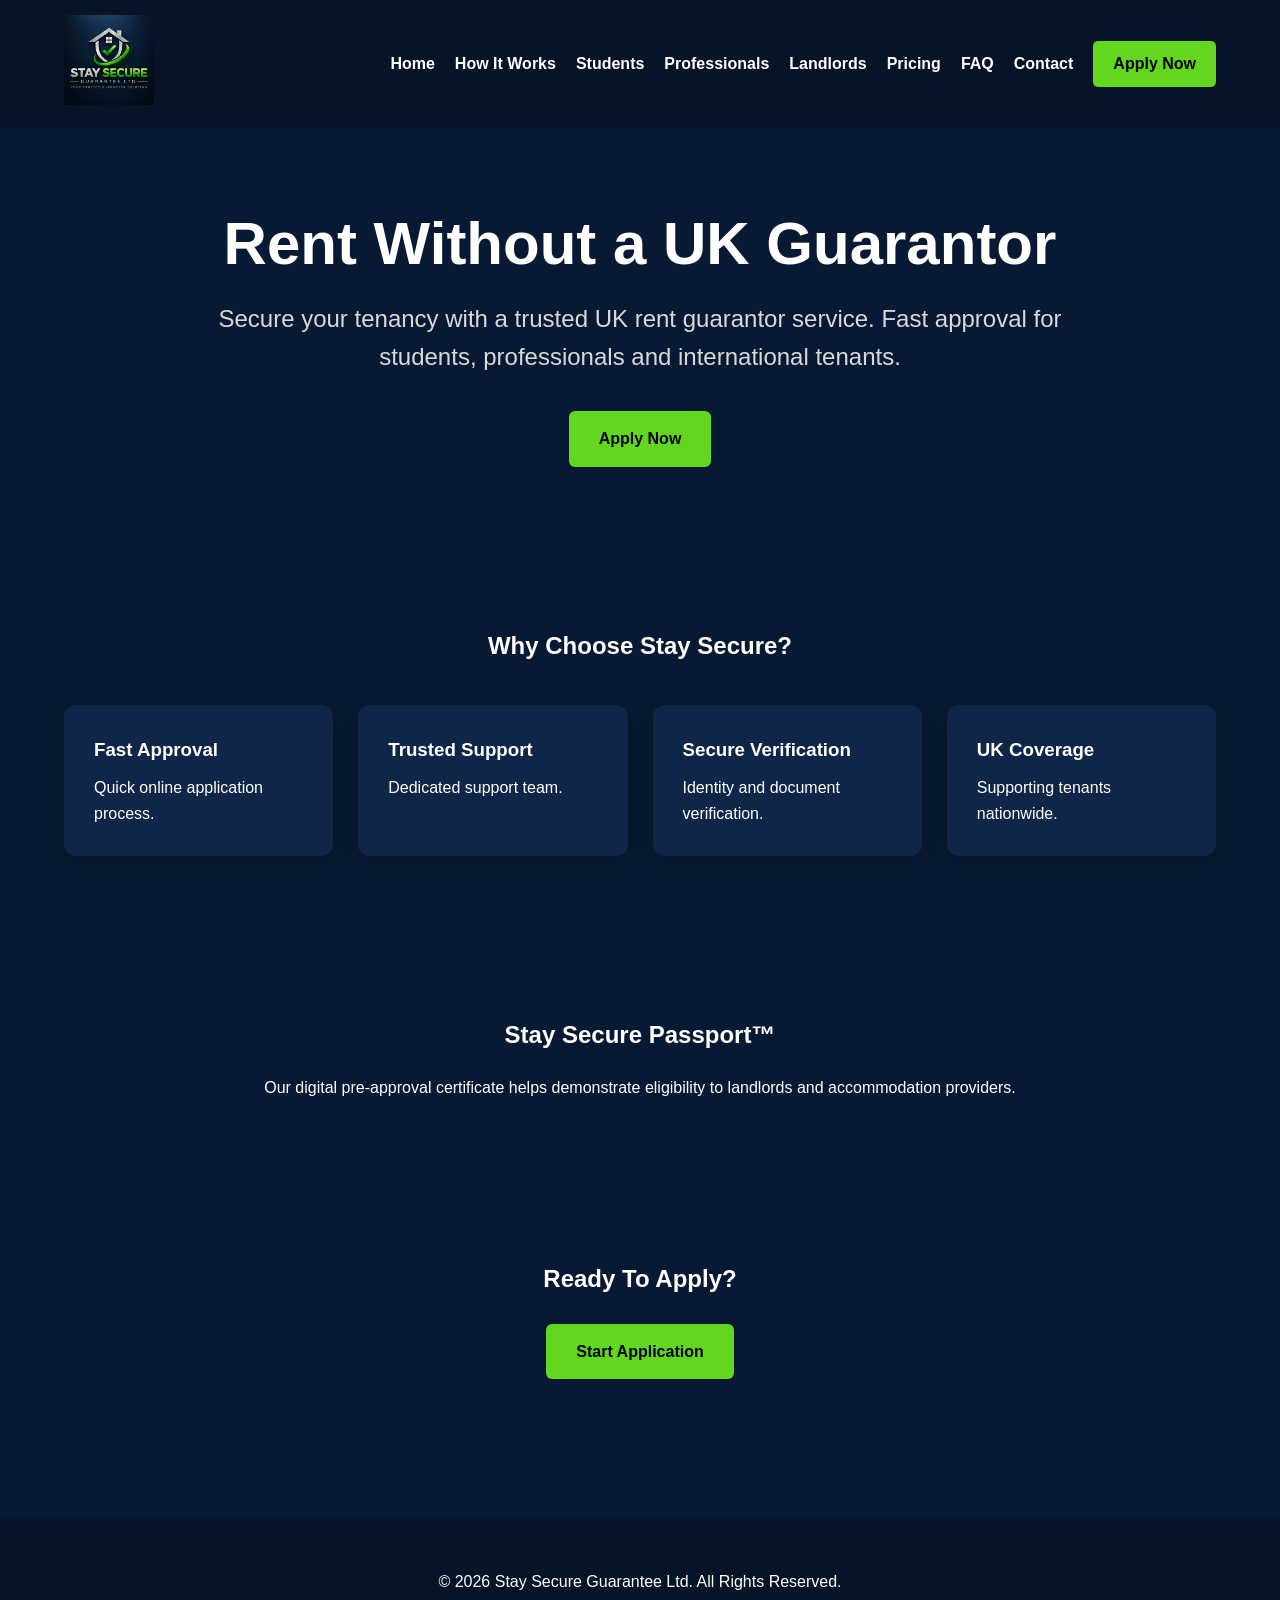
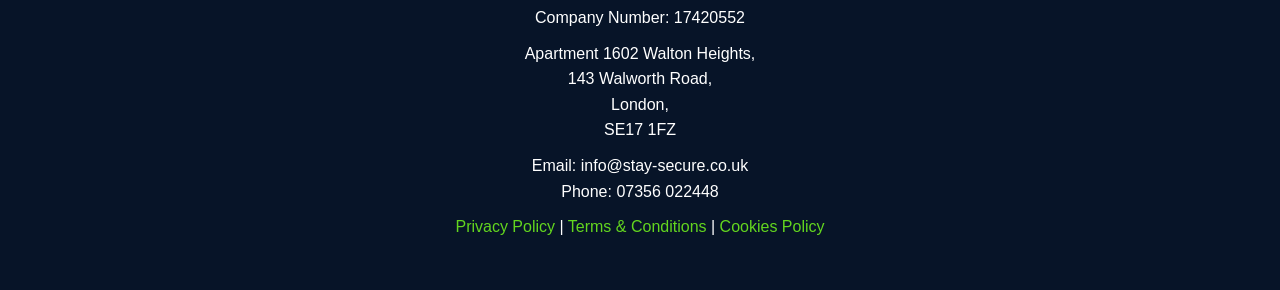
<file: index.html>
<!DOCTYPE html>
<html lang="en">
<head>
    <meta charset="UTF-8">
    <meta name="viewport" content="width=device-width, initial-scale=1.0">

    <title>Stay Secure Guarantee Ltd</title>

    <link rel="stylesheet" href="css/style.css">
</head>

<body>

<header>
    <div class="container">

        <div class="logo">
            <img src="images/logo.png" alt="Stay Secure Guarantee Ltd">
        </div>

        <nav>
            <a href="index.html">Home</a>
            <a href="how-it-works.html">How It Works</a>
            <a href="students.html">Students</a>
            <a href="professionals.html">Professionals</a>
            <a href="landlords.html">Landlords</a>
            <a href="pricing.html">Pricing</a>
            <a href="faq.html">FAQ</a>
            <a href="contact.html">Contact</a>
            <a href="apply.html" class="apply-btn">Apply Now</a>
        </nav>

    </div>
</header>

<section class="hero">
    <div class="container">

        <h1>Rent Without a UK Guarantor</h1>

        <p>
            Secure your tenancy with a trusted UK rent guarantor service.
            Fast approval for students, professionals and international tenants.
        </p>

        <a href="apply.html" class="btn">Apply Now</a>

    </div>
</section>

<section class="features">
    <div class="container">

        <h2>Why Choose Stay Secure?</h2>

        <div class="cards">

            <div class="card">
                <h3>Fast Approval</h3>
                <p>Quick online application process.</p>
            </div>

            <div class="card">
                <h3>Trusted Support</h3>
                <p>Dedicated support team.</p>
            </div>

            <div class="card">
                <h3>Secure Verification</h3>
                <p>Identity and document verification.</p>
            </div>

            <div class="card">
                <h3>UK Coverage</h3>
                <p>Supporting tenants nationwide.</p>
            </div>

        </div>

    </div>
</section>

<section class="passport">
    <div class="container">

        <h2>Stay Secure Passport™</h2>

        <p>
            Our digital pre-approval certificate helps demonstrate eligibility
            to landlords and accommodation providers.
        </p>

    </div>
</section>

<section class="cta">
    <div class="container">

        <h2>Ready To Apply?</h2>

        <a href="apply.html" class="btn">
            Start Application
        </a>

    </div>
</section>

<footer>
    <div class="container">

        <p>© 2026 Stay Secure Guarantee Ltd. All Rights Reserved.</p>

        <p>Company Number: 17420552</p>

        <p>
            Apartment 1602 Walton Heights,<br>
            143 Walworth Road,<br>
            London,<br>
            SE17 1FZ
        </p>

        <p>
            Email: info@stay-secure.co.uk<br>
            Phone: 07356 022448
        </p>

        <p>
            <a href="privacy.html">Privacy Policy</a> |
            <a href="terms.html">Terms & Conditions</a> |
            <a href="cookies.html">Cookies Policy</a>
        </p>

    </div>
</footer>

</body>
</html>
</file>
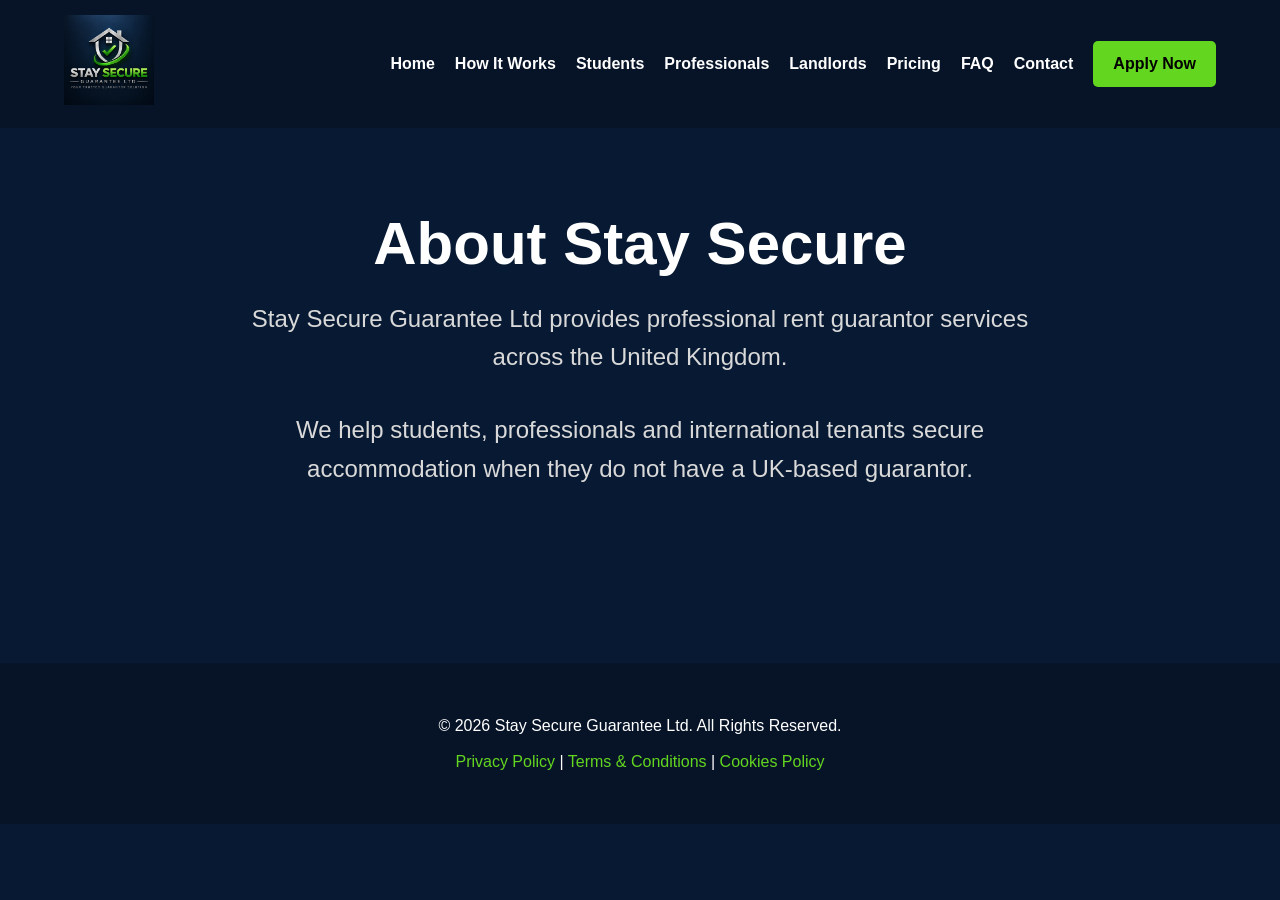
<file: about.html>
<!DOCTYPE html>
<html lang="en">
<head>
    <meta charset="UTF-8">
    <meta name="viewport" content="width=device-width, initial-scale=1.0">
    <title>About Us - Stay Secure</title>
    <link rel="stylesheet" href="css/style.css">
</head>
<body>

<header>
    <div class="container">

        <div class="logo">
            <img src="images/logo.png" alt="Stay Secure">
        </div>

        <nav>
            <a href="index.html">Home</a>
            <a href="how-it-works.html">How It Works</a>
            <a href="students.html">Students</a>
            <a href="professionals.html">Professionals</a>
            <a href="landlords.html">Landlords</a>
            <a href="pricing.html">Pricing</a>
            <a href="faq.html">FAQ</a>
            <a href="contact.html">Contact</a>
            <a href="apply.html" class="apply-btn">Apply Now</a>
        </nav>

    </div>
</header>

<section class="hero">
    <div class="container">

        <h1>About Stay Secure</h1>

        <p>
            Stay Secure Guarantee Ltd provides professional rent guarantor
            services across the United Kingdom.
        </p>

        <p>
            We help students, professionals and international tenants secure
            accommodation when they do not have a UK-based guarantor.
        </p>

    </div>
</section>

<footer>
    <div class="container">

        <p>© 2026 Stay Secure Guarantee Ltd. All Rights Reserved.</p>

        <p>
            <a href="privacy.html">Privacy Policy</a> |
            <a href="terms.html">Terms & Conditions</a> |
            <a href="cookies.html">Cookies Policy</a>
        </p>

    </div>
</footer>

</body>
</html>
</file>
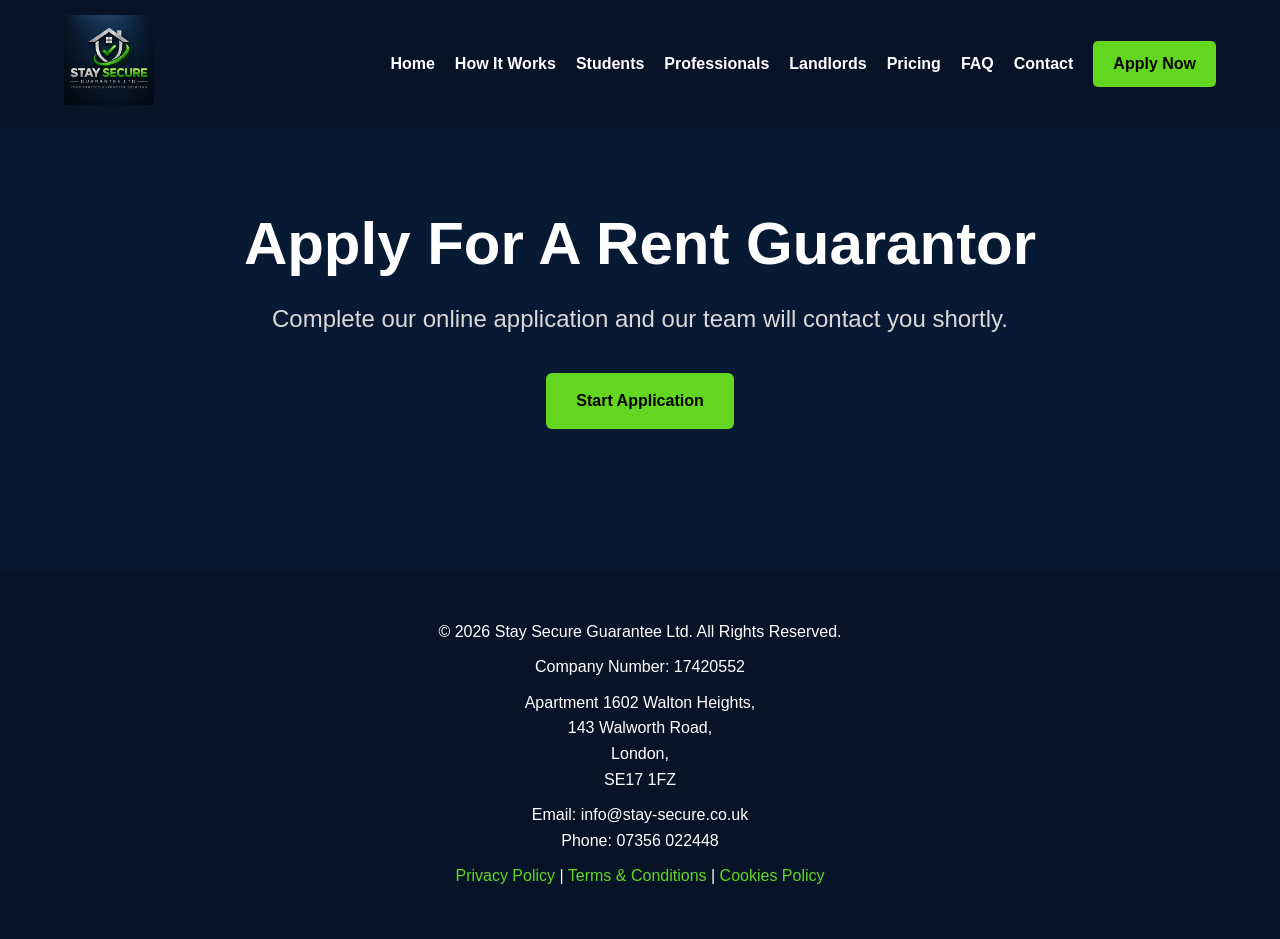
<file: apply.html>
<!DOCTYPE html>
<html lang="en">
<head>
    <meta charset="UTF-8">
    <meta name="viewport" content="width=device-width, initial-scale=1.0">
    <title>Apply Now - Stay Secure Guarantee Ltd</title>
    <link rel="stylesheet" href="css/style.css">
</head>

<body>

<header>
    <div class="container">

        <div class="logo">
            <img src="images/logo.png" alt="Stay Secure Guarantee Ltd">
        </div>

        <nav>
            <a href="index.html">Home</a>
            <a href="how-it-works.html">How It Works</a>
            <a href="students.html">Students</a>
            <a href="professionals.html">Professionals</a>
            <a href="landlords.html">Landlords</a>
            <a href="pricing.html">Pricing</a>
            <a href="faq.html">FAQ</a>
            <a href="contact.html">Contact</a>
            <a href="apply.html" class="apply-btn">Apply Now</a>
        </nav>

    </div>
</header>

<section class="hero">
    <div class="container">

        <h1>Apply For A Rent Guarantor</h1>

        <p>
            Complete our online application and our team will contact you shortly.
        </p>

        <a href="contact.html" class="btn">
            Start Application
        </a>

    </div>
</section>

<footer>
    <div class="container">

        <p>© 2026 Stay Secure Guarantee Ltd. All Rights Reserved.</p>

        <p>Company Number: 17420552</p>

        <p>
            Apartment 1602 Walton Heights,<br>
            143 Walworth Road,<br>
            London,<br>
            SE17 1FZ
        </p>

        <p>
            Email: info@stay-secure.co.uk<br>
            Phone: 07356 022448
        </p>

        <p>
            <a href="privacy.html">Privacy Policy</a> |
            <a href="terms.html">Terms & Conditions</a> |
            <a href="cookies.html">Cookies Policy</a>
        </p>

    </div>
</footer>

</body>
</html>
</file>
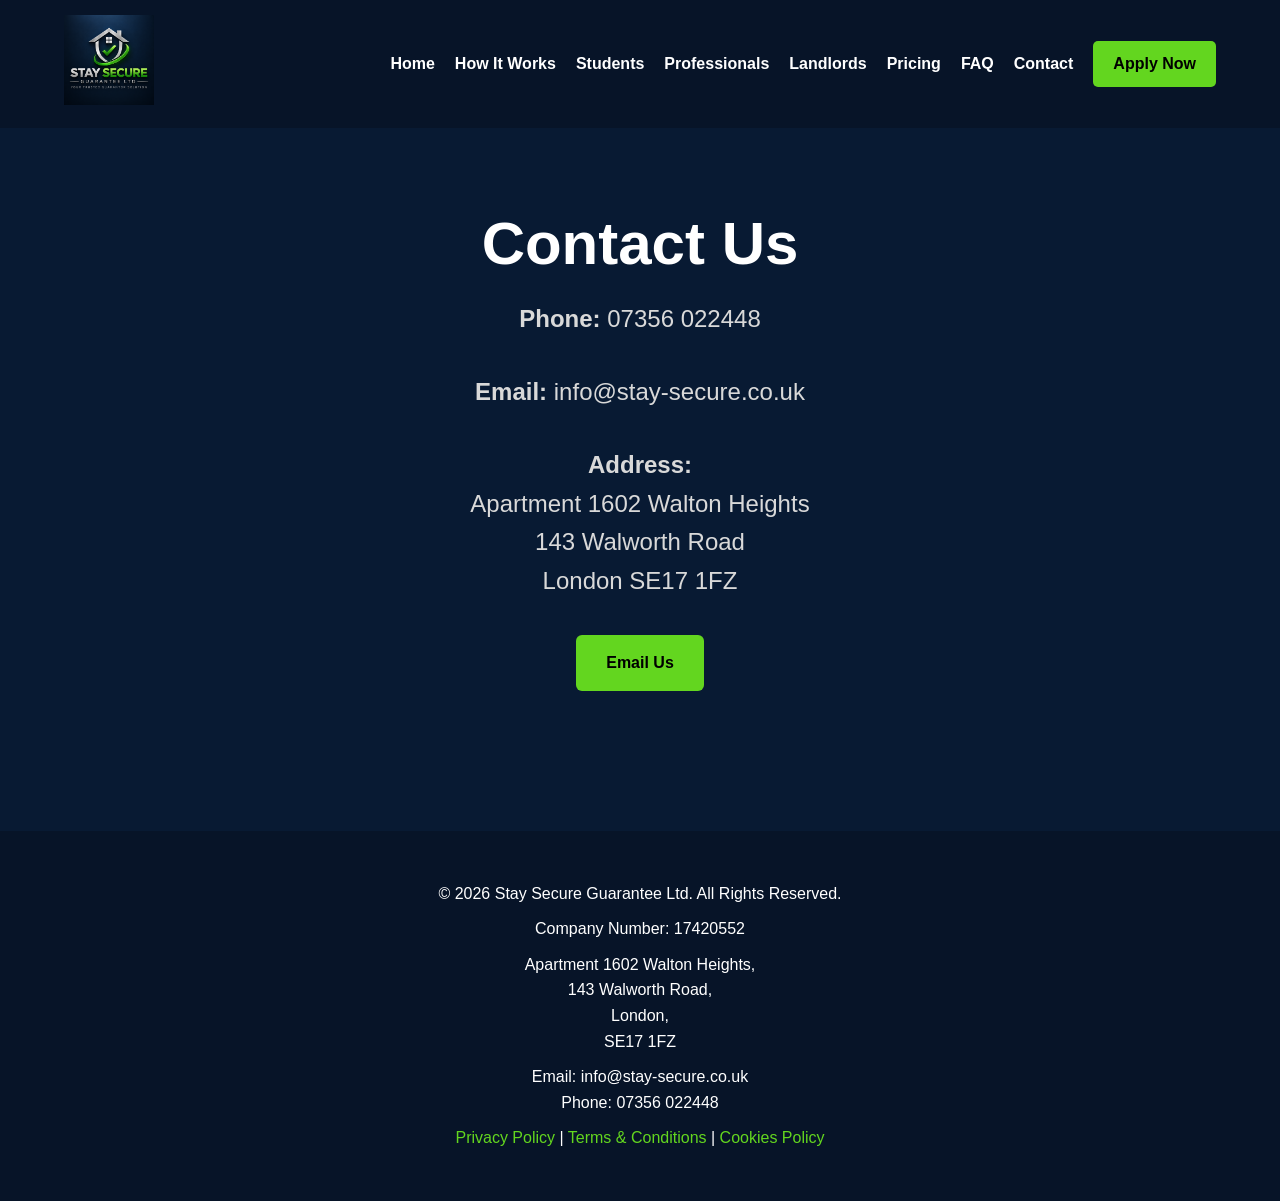
<file: contact.html>
<!DOCTYPE html>
<html lang="en">
<head>
    <meta charset="UTF-8">
    <meta name="viewport" content="width=device-width, initial-scale=1.0">
    <title>Contact Us - Stay Secure Guarantee Ltd</title>
    <link rel="stylesheet" href="css/style.css">
</head>

<body>

<header>
    <div class="container">

        <div class="logo">
            <img src="images/logo.png" alt="Stay Secure Guarantee Ltd">
        </div>

        <nav>
            <a href="index.html">Home</a>
            <a href="how-it-works.html">How It Works</a>
            <a href="students.html">Students</a>
            <a href="professionals.html">Professionals</a>
            <a href="landlords.html">Landlords</a>
            <a href="pricing.html">Pricing</a>
            <a href="faq.html">FAQ</a>
            <a href="contact.html">Contact</a>
            <a href="apply.html" class="apply-btn">Apply Now</a>
        </nav>

    </div>
</header>

<section class="hero">
    <div class="container">

        <h1>Contact Us</h1>

        <p><strong>Phone:</strong> 07356 022448</p>

        <p><strong>Email:</strong> info@stay-secure.co.uk</p>

        <p>
            <strong>Address:</strong><br>
            Apartment 1602 Walton Heights<br>
            143 Walworth Road<br>
            London SE17 1FZ
        </p>

        <a href="mailto:info@stay-secure.co.uk" class="btn">
            Email Us
        </a>

    </div>
</section>

<footer>
    <div class="container">

        <p>© 2026 Stay Secure Guarantee Ltd. All Rights Reserved.</p>

        <p>Company Number: 17420552</p>

        <p>
            Apartment 1602 Walton Heights,<br>
            143 Walworth Road,<br>
            London,<br>
            SE17 1FZ
        </p>

        <p>
            Email: info@stay-secure.co.uk<br>
            Phone: 07356 022448
        </p>

        <p>
            <a href="privacy.html">Privacy Policy</a> |
            <a href="terms.html">Terms & Conditions</a> |
            <a href="cookies.html">Cookies Policy</a>
        </p>

    </div>
</footer>

</body>
</html>
</file>
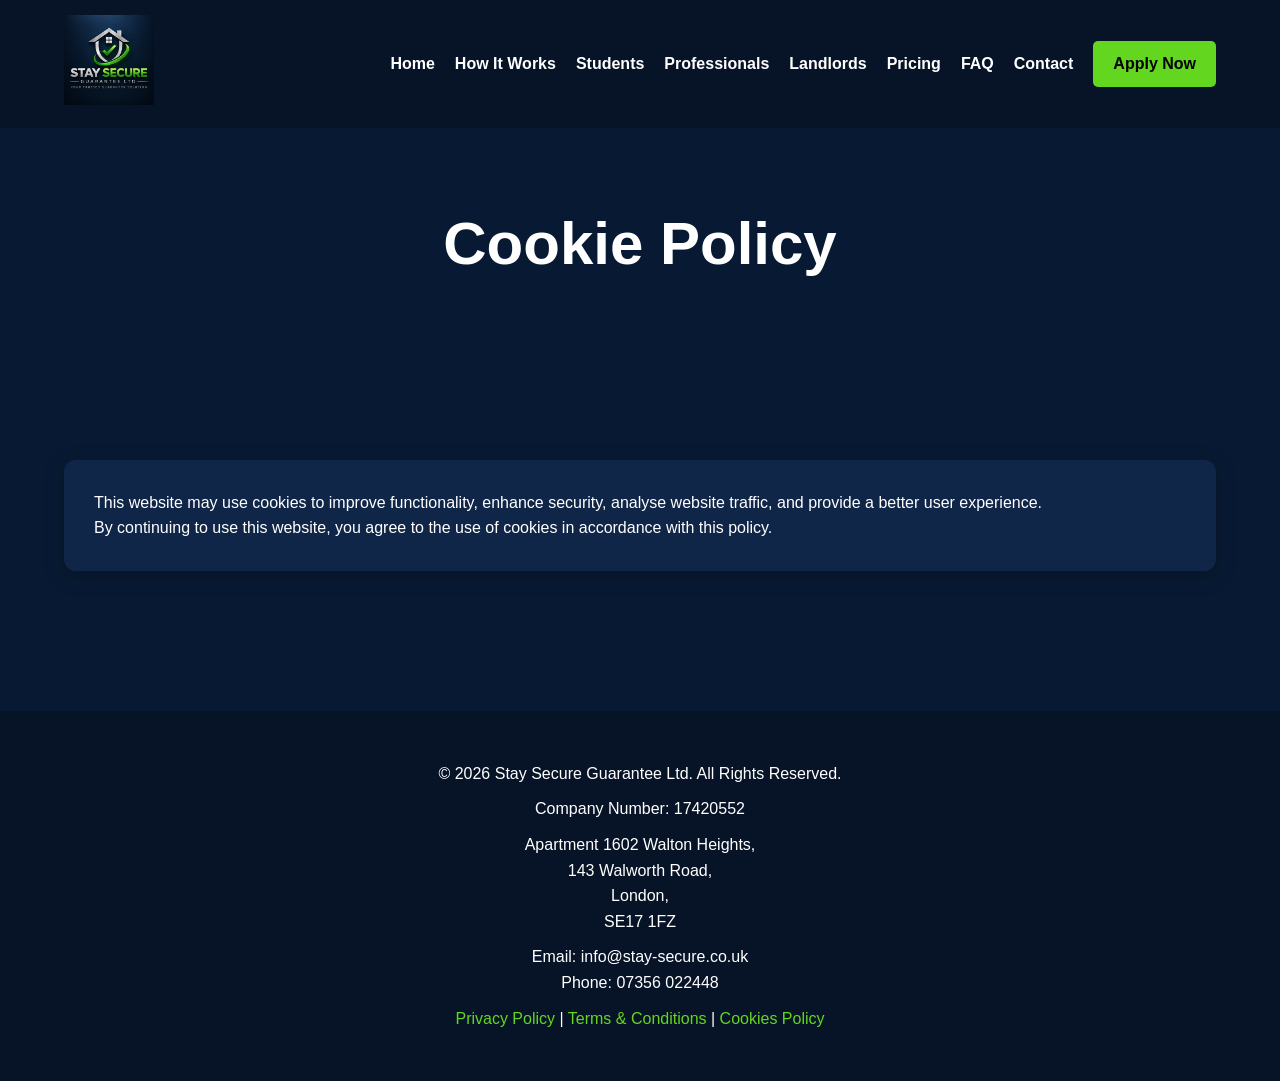
<file: cookies.html>
<!DOCTYPE html>
<html lang="en">
<head>
    <meta charset="UTF-8">
    <meta name="viewport" content="width=device-width, initial-scale=1.0">
    <title>Cookie Policy - Stay Secure Guarantee Ltd</title>
    <link rel="stylesheet" href="css/style.css">
</head>

<body>

<header>
    <div class="container">

        <div class="logo">
            <img src="images/logo.png" alt="Stay Secure Guarantee Ltd">
        </div>

        <nav>
            <a href="index.html">Home</a>
            <a href="how-it-works.html">How It Works</a>
            <a href="students.html">Students</a>
            <a href="professionals.html">Professionals</a>
            <a href="landlords.html">Landlords</a>
            <a href="pricing.html">Pricing</a>
            <a href="faq.html">FAQ</a>
            <a href="contact.html">Contact</a>
            <a href="apply.html" class="apply-btn">Apply Now</a>
        </nav>

    </div>
</header>

<section class="hero">
    <div class="container">
        <h1>Cookie Policy</h1>
    </div>
</section>

<section class="features">
    <div class="container">

        <div class="card">
            <p>
                This website may use cookies to improve functionality,
                enhance security, analyse website traffic, and provide
                a better user experience.
            </p>

            <p>
                By continuing to use this website, you agree to the use
                of cookies in accordance with this policy.
            </p>
        </div>

    </div>
</section>

<footer>
    <div class="container">

        <p>© 2026 Stay Secure Guarantee Ltd. All Rights Reserved.</p>

        <p>Company Number: 17420552</p>

        <p>
            Apartment 1602 Walton Heights,<br>
            143 Walworth Road,<br>
            London,<br>
            SE17 1FZ
        </p>

        <p>
            Email: info@stay-secure.co.uk<br>
            Phone: 07356 022448
        </p>

        <p>
            <a href="privacy.html">Privacy Policy</a> |
            <a href="terms.html">Terms & Conditions</a> |
            <a href="cookies.html">Cookies Policy</a>
        </p>

    </div>
</footer>

</body>
</html>
</file>
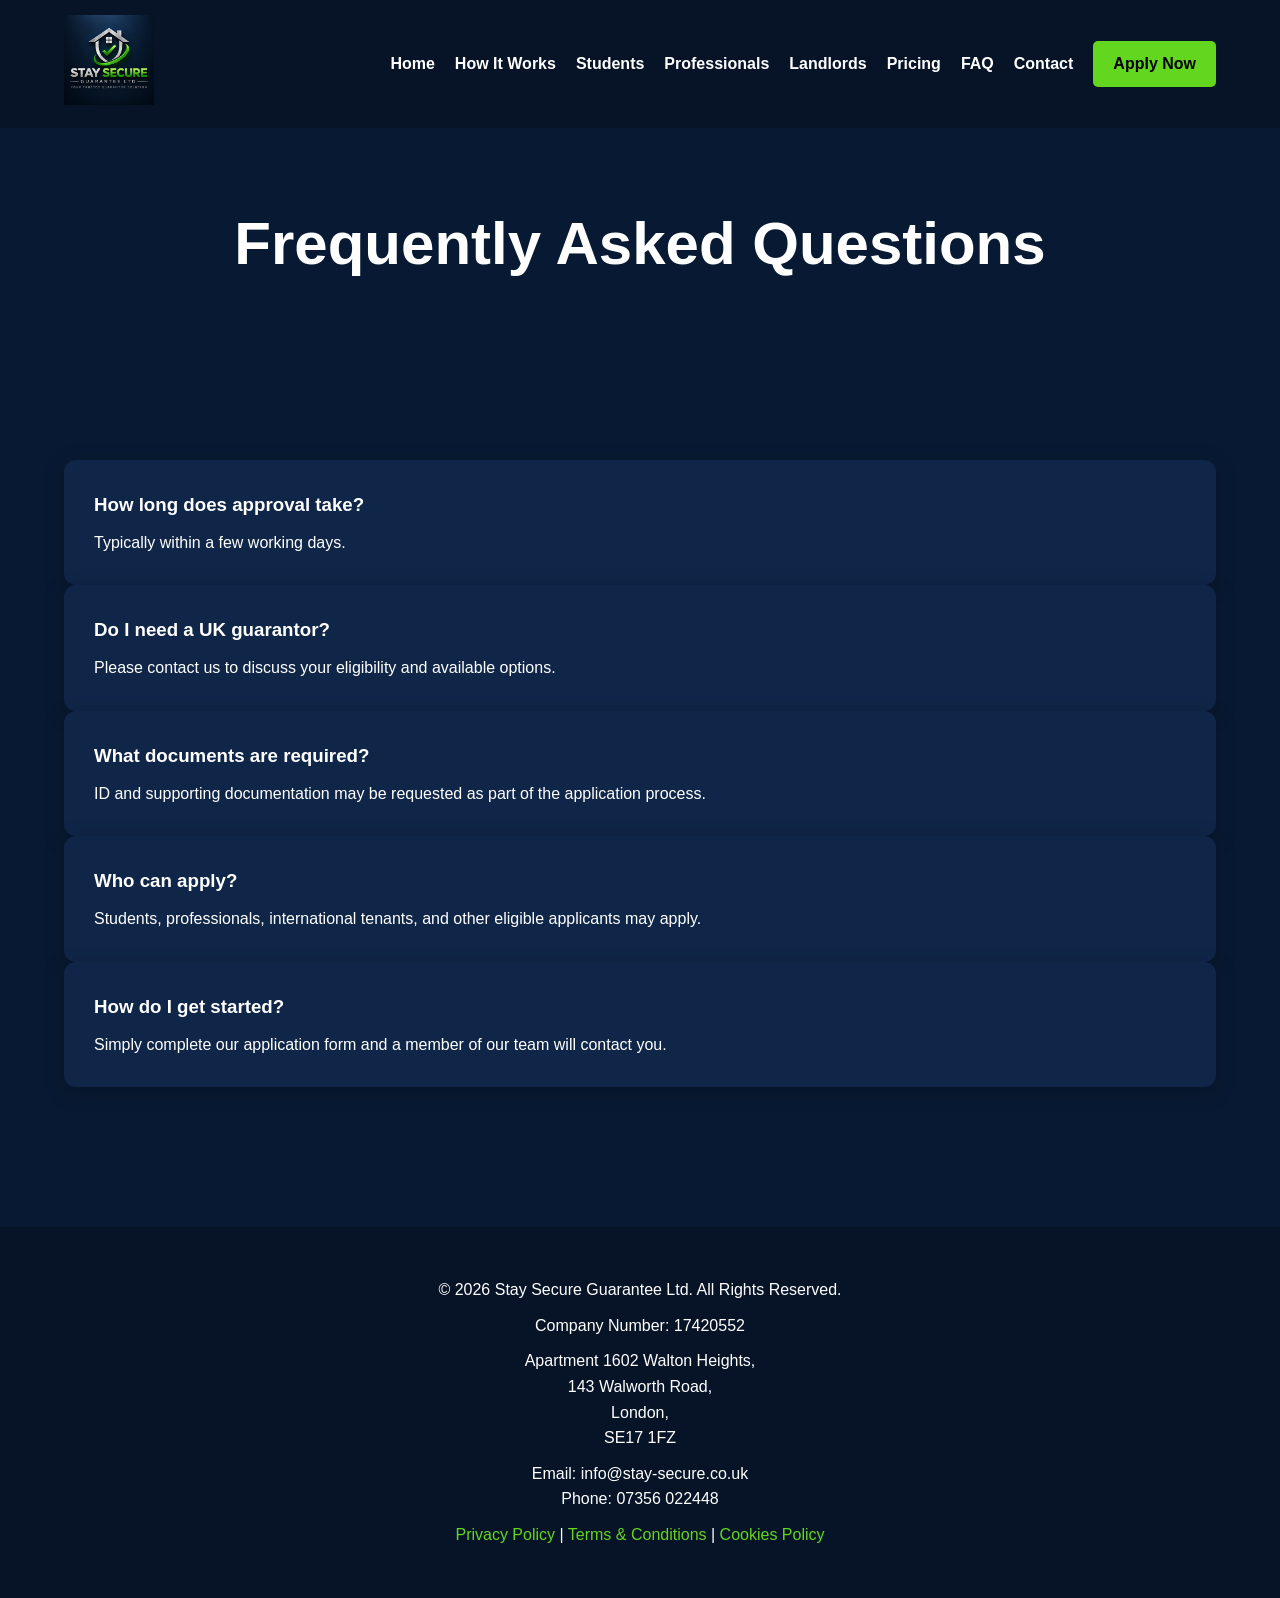
<file: faq.html>
<!DOCTYPE html>
<html lang="en">
<head>
    <meta charset="UTF-8">
    <meta name="viewport" content="width=device-width, initial-scale=1.0">
    <title>FAQ | Stay Secure Guarantee Ltd</title>
    <link rel="stylesheet" href="css/style.css">
</head>

<body>

<header>
    <div class="container">

        <div class="logo">
            <img src="images/logo.png" alt="Stay Secure Guarantee Ltd">
        </div>

        <nav>
            <a href="index.html">Home</a>
            <a href="how-it-works.html">How It Works</a>
            <a href="students.html">Students</a>
            <a href="professionals.html">Professionals</a>
            <a href="landlords.html">Landlords</a>
            <a href="pricing.html">Pricing</a>
            <a href="faq.html">FAQ</a>
            <a href="contact.html">Contact</a>
            <a href="apply.html" class="apply-btn">Apply Now</a>
        </nav>

    </div>
</header>

<section class="hero">
    <div class="container">
        <h1>Frequently Asked Questions</h1>
    </div>
</section>

<section class="features">
    <div class="container">

        <div class="card">
            <h3>How long does approval take?</h3>
            <p>Typically within a few working days.</p>
        </div>

        <div class="card">
            <h3>Do I need a UK guarantor?</h3>
            <p>Please contact us to discuss your eligibility and available options.</p>
        </div>

        <div class="card">
            <h3>What documents are required?</h3>
            <p>ID and supporting documentation may be requested as part of the application process.</p>
        </div>

        <div class="card">
            <h3>Who can apply?</h3>
            <p>Students, professionals, international tenants, and other eligible applicants may apply.</p>
        </div>

        <div class="card">
            <h3>How do I get started?</h3>
            <p>Simply complete our application form and a member of our team will contact you.</p>
        </div>

    </div>
</section>

<footer>
    <div class="container">

        <p>© 2026 Stay Secure Guarantee Ltd. All Rights Reserved.</p>

        <p>Company Number: 17420552</p>

        <p>
            Apartment 1602 Walton Heights,<br>
            143 Walworth Road,<br>
            London,<br>
            SE17 1FZ
        </p>

        <p>
            Email: info@stay-secure.co.uk<br>
            Phone: 07356 022448
        </p>

        <p>
            <a href="privacy.html">Privacy Policy</a> |
            <a href="terms.html">Terms & Conditions</a> |
            <a href="cookies.html">Cookies Policy</a>
        </p>

    </div>
</footer>

</body>
</html>
</file>
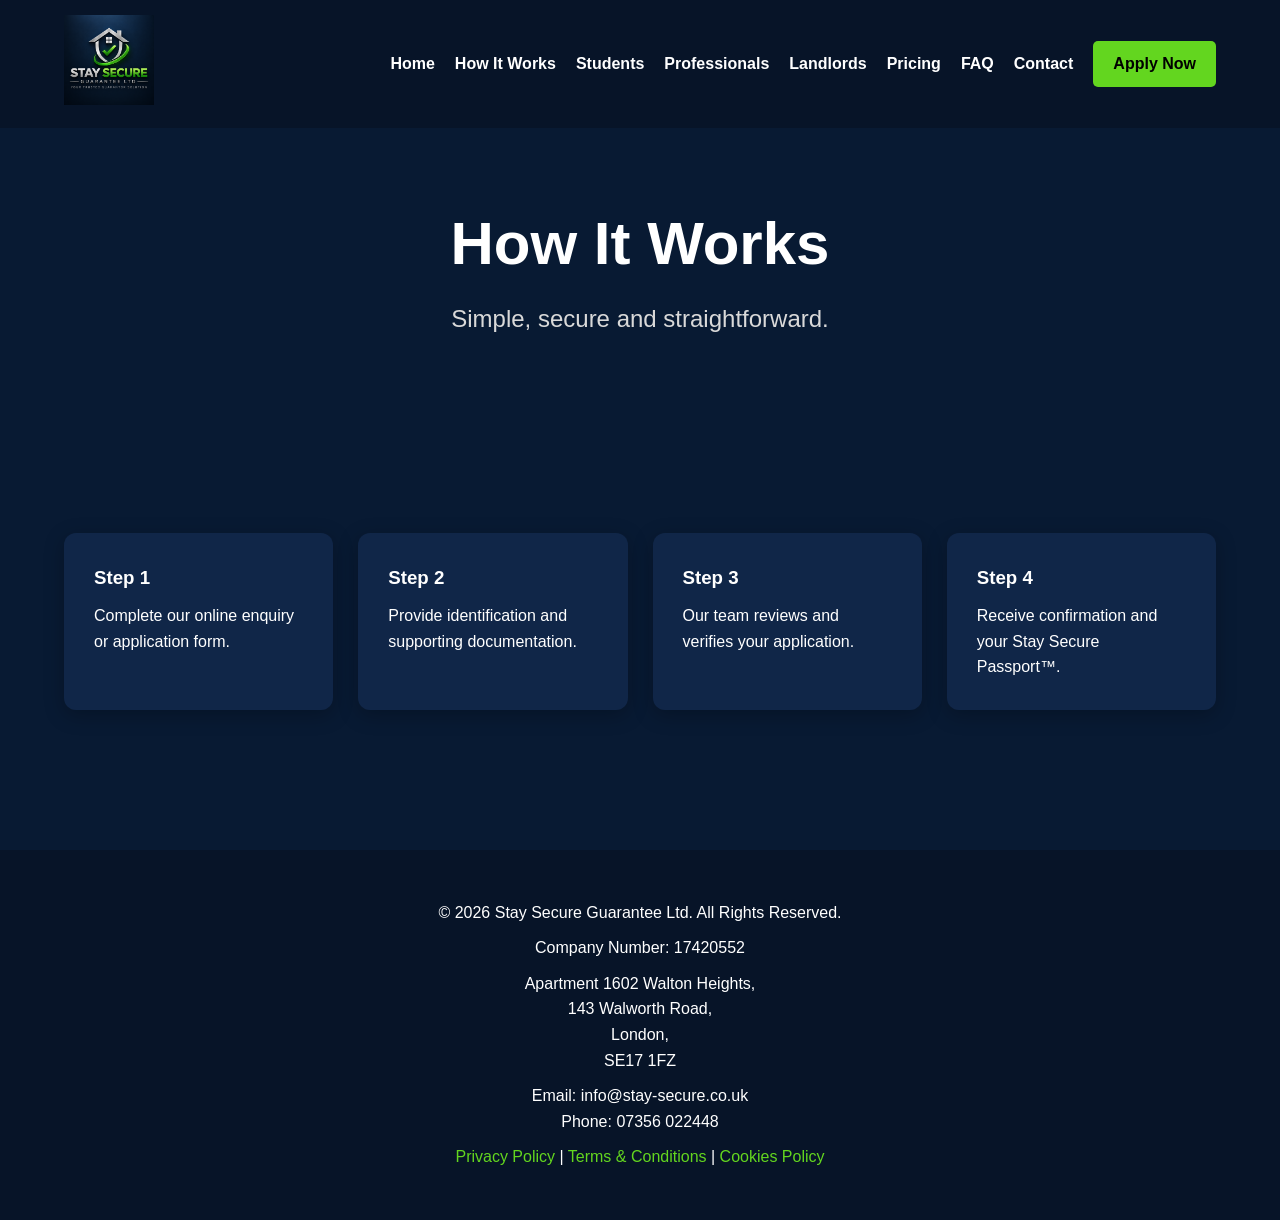
<file: how-it-works.html>
<!DOCTYPE html>
<html lang="en">
<head>
    <meta charset="UTF-8">
    <meta name="viewport" content="width=device-width, initial-scale=1.0">
    <title>How It Works | Stay Secure Guarantee Ltd</title>
    <link rel="stylesheet" href="css/style.css">
</head>

<body>

<header>
    <div class="container">

        <div class="logo">
            <img src="images/logo.png" alt="Stay Secure Guarantee Ltd">
        </div>

        <nav>
            <a href="index.html">Home</a>
            <a href="how-it-works.html">How It Works</a>
            <a href="students.html">Students</a>
            <a href="professionals.html">Professionals</a>
            <a href="landlords.html">Landlords</a>
            <a href="pricing.html">Pricing</a>
            <a href="faq.html">FAQ</a>
            <a href="contact.html">Contact</a>
            <a href="apply.html" class="apply-btn">Apply Now</a>
        </nav>

    </div>
</header>

<section class="hero">
    <div class="container">
        <h1>How It Works</h1>
        <p>Simple, secure and straightforward.</p>
    </div>
</section>

<section class="features">
    <div class="container">

        <div class="cards">

            <div class="card">
                <h3>Step 1</h3>
                <p>Complete our online enquiry or application form.</p>
            </div>

            <div class="card">
                <h3>Step 2</h3>
                <p>Provide identification and supporting documentation.</p>
            </div>

            <div class="card">
                <h3>Step 3</h3>
                <p>Our team reviews and verifies your application.</p>
            </div>

            <div class="card">
                <h3>Step 4</h3>
                <p>Receive confirmation and your Stay Secure Passport™.</p>
            </div>

        </div>

    </div>
</section>

<footer>
    <div class="container">

        <p>© 2026 Stay Secure Guarantee Ltd. All Rights Reserved.</p>

        <p>Company Number: 17420552</p>

        <p>
            Apartment 1602 Walton Heights,<br>
            143 Walworth Road,<br>
            London,<br>
            SE17 1FZ
        </p>

        <p>
            Email: info@stay-secure.co.uk<br>
            Phone: 07356 022448
        </p>

        <p>
            <a href="privacy.html">Privacy Policy</a> |
            <a href="terms.html">Terms & Conditions</a> |
            <a href="cookies.html">Cookies Policy</a>
        </p>

    </div>
</footer>

</body>
</html>
</file>
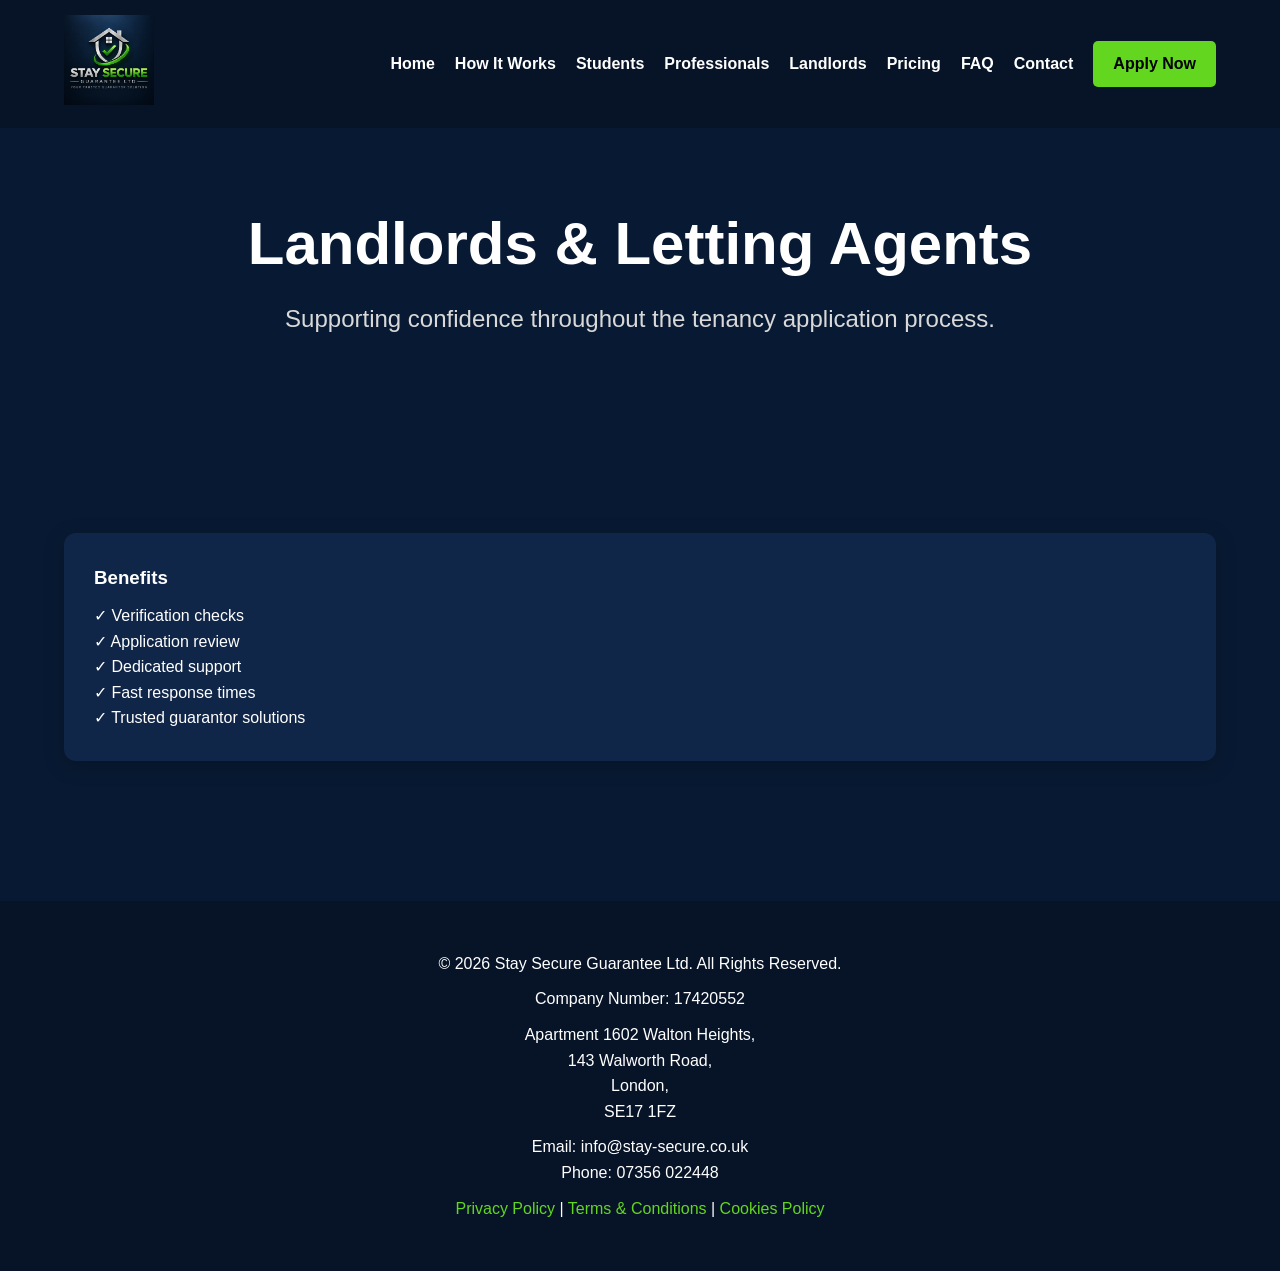
<file: landlords.html>
<!DOCTYPE html>
<html lang="en">
<head>
    <meta charset="UTF-8">
    <meta name="viewport" content="width=device-width, initial-scale=1.0">
    <title>Landlords & Agents | Stay Secure Guarantee Ltd</title>
    <link rel="stylesheet" href="css/style.css">
</head>

<body>

<header>
    <div class="container">

        <div class="logo">
            <img src="images/logo.png" alt="Stay Secure Guarantee Ltd">
        </div>

        <nav>
            <a href="index.html">Home</a>
            <a href="how-it-works.html">How It Works</a>
            <a href="students.html">Students</a>
            <a href="professionals.html">Professionals</a>
            <a href="landlords.html">Landlords</a>
            <a href="pricing.html">Pricing</a>
            <a href="faq.html">FAQ</a>
            <a href="contact.html">Contact</a>
            <a href="apply.html" class="apply-btn">Apply Now</a>
        </nav>

    </div>
</header>

<section class="hero">
    <div class="container">

        <h1>Landlords & Letting Agents</h1>

        <p>
            Supporting confidence throughout the tenancy application process.
        </p>

    </div>
</section>

<section class="features">
    <div class="container">

        <div class="card">

            <h3>Benefits</h3>

            <p>
                ✓ Verification checks<br>
                ✓ Application review<br>
                ✓ Dedicated support<br>
                ✓ Fast response times<br>
                ✓ Trusted guarantor solutions
            </p>

        </div>

    </div>
</section>

<footer>
    <div class="container">

        <p>© 2026 Stay Secure Guarantee Ltd. All Rights Reserved.</p>

        <p>Company Number: 17420552</p>

        <p>
            Apartment 1602 Walton Heights,<br>
            143 Walworth Road,<br>
            London,<br>
            SE17 1FZ
        </p>

        <p>
            Email: info@stay-secure.co.uk<br>
            Phone: 07356 022448
        </p>

        <p>
            <a href="privacy.html">Privacy Policy</a> |
            <a href="terms.html">Terms & Conditions</a> |
            <a href="cookies.html">Cookies Policy</a>
        </p>

    </div>
</footer>

</body>
</html>
</file>
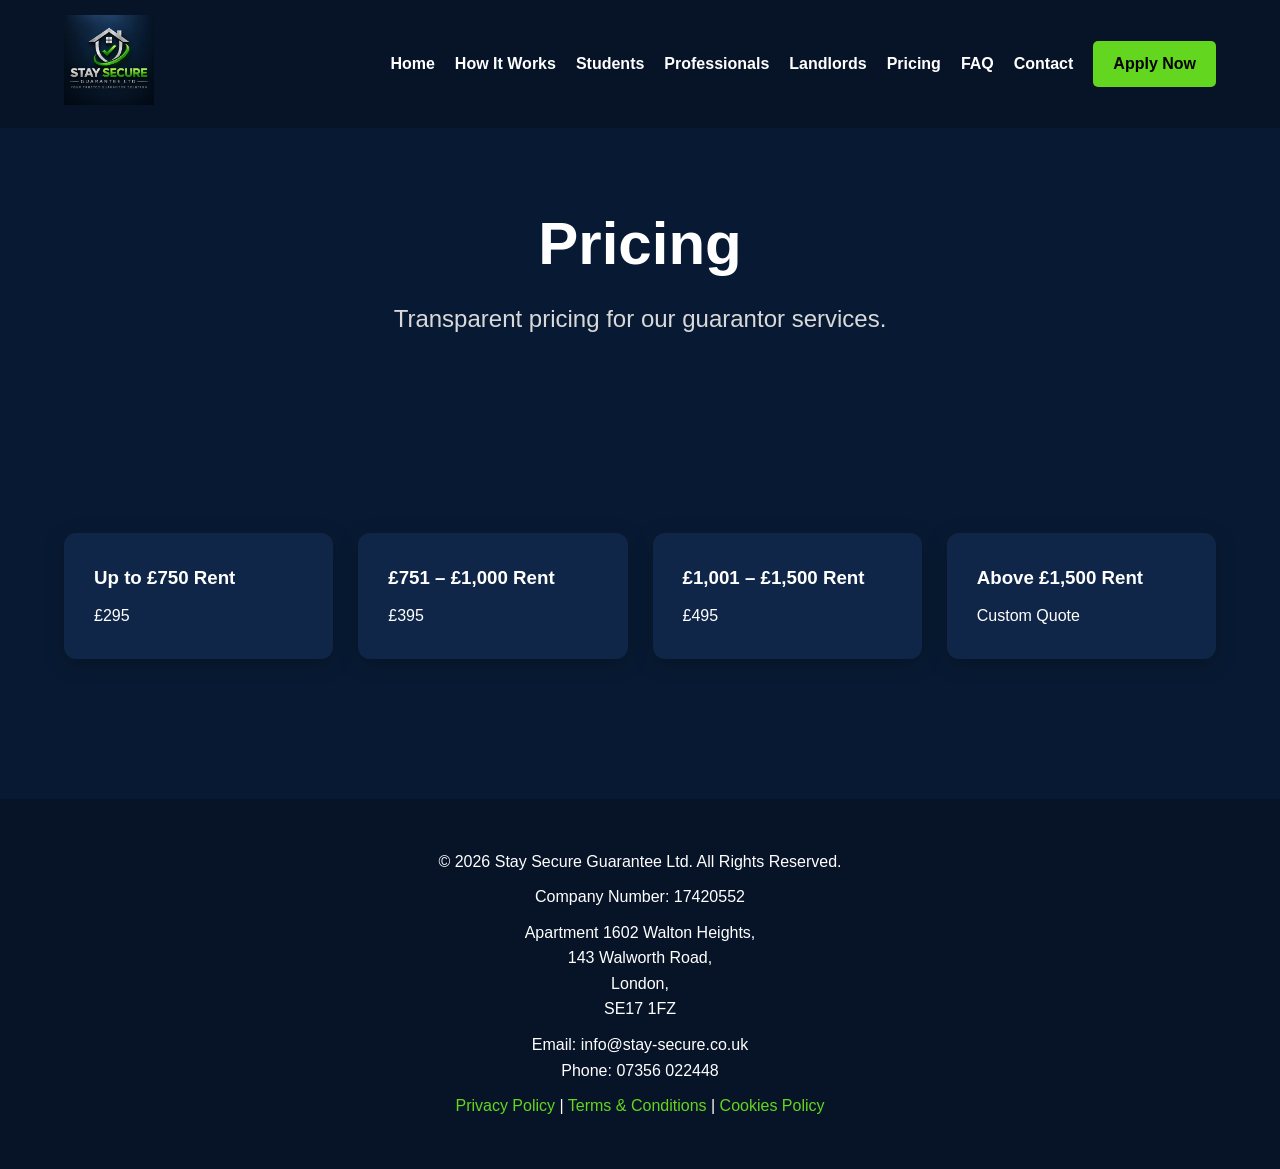
<file: pricing.html>
<!DOCTYPE html>
<html lang="en">
<head>
    <meta charset="UTF-8">
    <meta name="viewport" content="width=device-width, initial-scale=1.0">
    <title>Pricing | Stay Secure Guarantee Ltd</title>
    <link rel="stylesheet" href="css/style.css">
</head>

<body>

<header>
    <div class="container">

        <div class="logo">
            <img src="images/logo.png" alt="Stay Secure Guarantee Ltd">
        </div>

        <nav>
            <a href="index.html">Home</a>
            <a href="how-it-works.html">How It Works</a>
            <a href="students.html">Students</a>
            <a href="professionals.html">Professionals</a>
            <a href="landlords.html">Landlords</a>
            <a href="pricing.html">Pricing</a>
            <a href="faq.html">FAQ</a>
            <a href="contact.html">Contact</a>
            <a href="apply.html" class="apply-btn">Apply Now</a>
        </nav>

    </div>
</header>

<section class="hero">
    <div class="container">
        <h1>Pricing</h1>
        <p>Transparent pricing for our guarantor services.</p>
    </div>
</section>

<section class="features">
    <div class="container">

        <div class="cards">

            <div class="card">
                <h3>Up to £750 Rent</h3>
                <p>£295</p>
            </div>

            <div class="card">
                <h3>£751 – £1,000 Rent</h3>
                <p>£395</p>
            </div>

            <div class="card">
                <h3>£1,001 – £1,500 Rent</h3>
                <p>£495</p>
            </div>

            <div class="card">
                <h3>Above £1,500 Rent</h3>
                <p>Custom Quote</p>
            </div>

        </div>

    </div>
</section>

<footer>
    <div class="container">

        <p>© 2026 Stay Secure Guarantee Ltd. All Rights Reserved.</p>

        <p>Company Number: 17420552</p>

        <p>
            Apartment 1602 Walton Heights,<br>
            143 Walworth Road,<br>
            London,<br>
            SE17 1FZ
        </p>

        <p>
            Email: info@stay-secure.co.uk<br>
            Phone: 07356 022448
        </p>

        <p>
            <a href="privacy.html">Privacy Policy</a> |
            <a href="terms.html">Terms & Conditions</a> |
            <a href="cookies.html">Cookies Policy</a>
        </p>

    </div>
</footer>

</body>
</html>
</file>
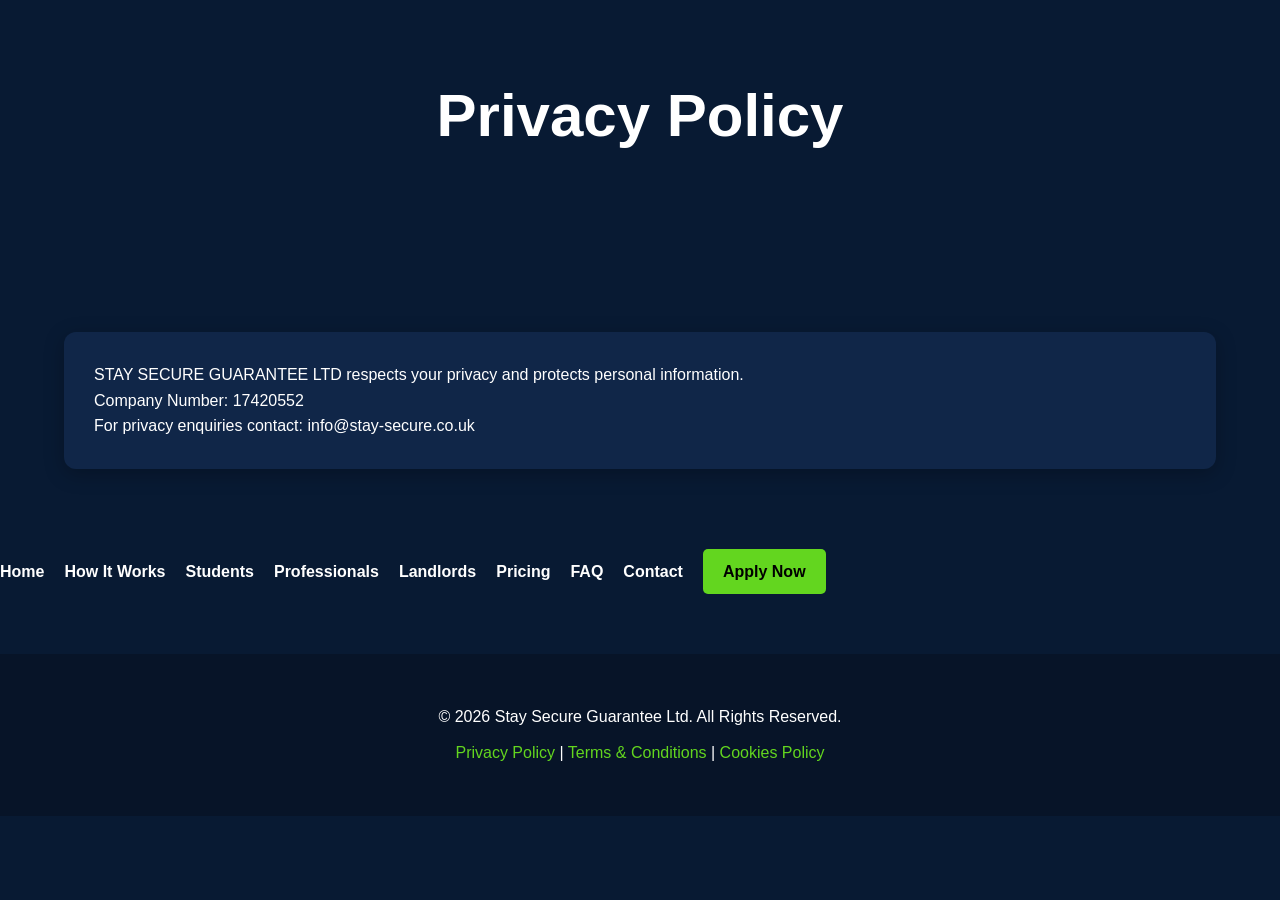
<file: privacy.html>
<!DOCTYPE html>
<html>
<head>
<title>Privacy Policy</title>
<link rel="stylesheet" href="css/style.css">
</head>
<body>

<section class="hero">
<div class="container">
<h1>Privacy Policy</h1>
</div>
</section>

<section class="features">
<div class="container">

<div class="card">

<p>
STAY SECURE GUARANTEE LTD respects your privacy and protects personal information.
</p>

<p>
Company Number: 17420552
</p>

<p>
For privacy enquiries contact:
info@stay-secure.co.uk
</p>

</div>

</div>
</section>

</body>
</html>
<nav>
    <a href="index.html">Home</a>
    <a href="how-it-works.html">How It Works</a>
    <a href="students.html">Students</a>
    <a href="professionals.html">Professionals</a>
    <a href="landlords.html">Landlords</a>
    <a href="pricing.html">Pricing</a>
    <a href="faq.html">FAQ</a>
    <a href="contact.html">Contact</a>
    <a href="apply.html" class="apply-btn">Apply Now</a>
</nav>
<link rel="stylesheet" href="css/style.css">
<footer>
    <div class="container">
        <p>© 2026 Stay Secure Guarantee Ltd. All Rights Reserved.</p>
        <p>
            <a href="privacy.html">Privacy Policy</a> |
            <a href="terms.html">Terms & Conditions</a> |
            <a href="cookies.html">Cookies Policy</a>
        </p>
    </div>
</footer>
</file>
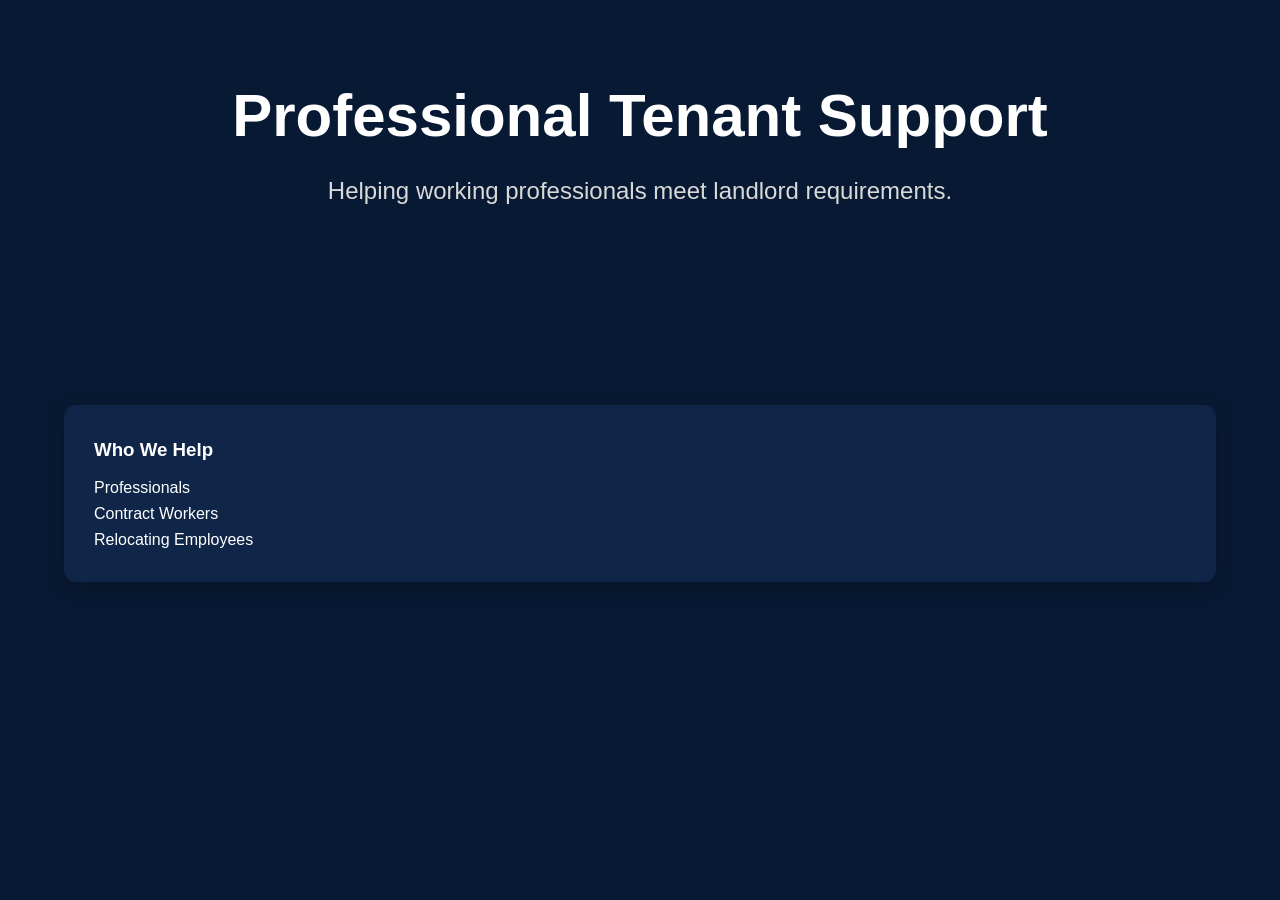
<file: professional.html>
<!DOCTYPE html>
<html>
<head>
<title>Professionals | Stay Secure</title>
<link rel="stylesheet" href="css/style.css">
</head>
<body>

<section class="hero">
<div class="container">
<h1>Professional Tenant Support</h1>
<p>
Helping working professionals meet landlord requirements.
</p>
</div>
</section>

<section class="features">
<div class="container">
<div class="card">
<h3>Who We Help</h3>
<p>
Professionals<br>
Contract Workers<br>
Relocating Employees
</p>
</div>
</div>
</section>

</body>
</html>
</file>
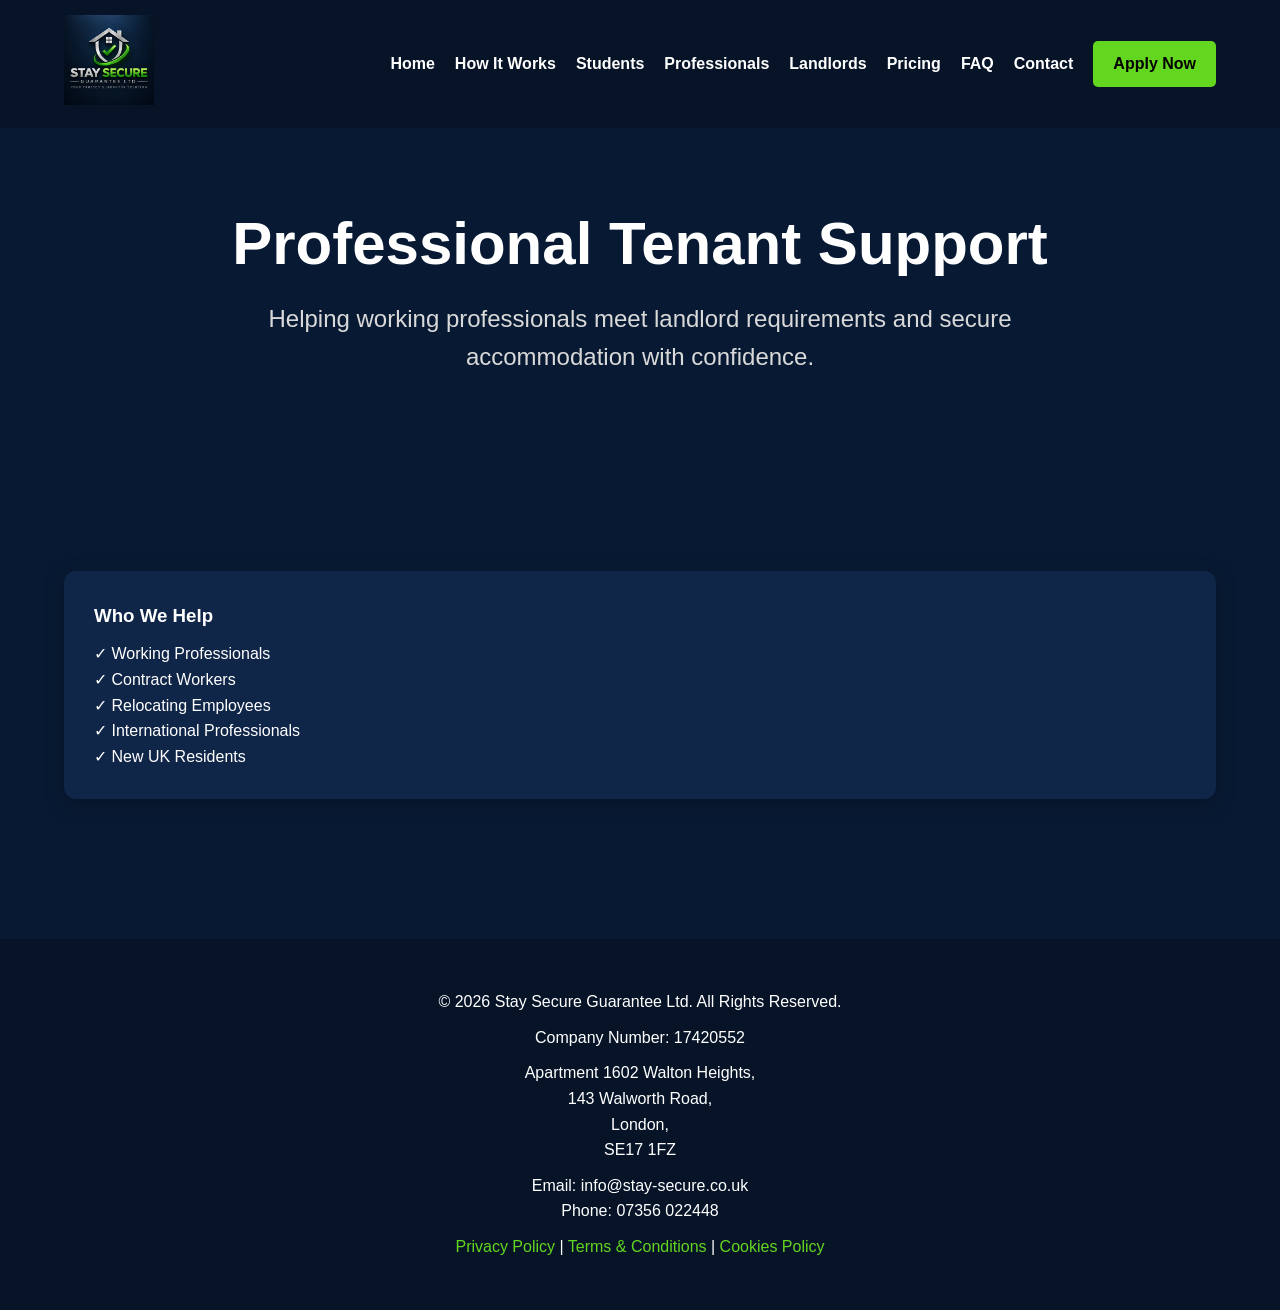
<file: professionals.html>
<!DOCTYPE html>
<html lang="en">
<head>
    <meta charset="UTF-8">
    <meta name="viewport" content="width=device-width, initial-scale=1.0">
    <title>Professionals | Stay Secure Guarantee Ltd</title>
    <link rel="stylesheet" href="css/style.css">
</head>

<body>

<header>
    <div class="container">

        <div class="logo">
            <img src="images/logo.png" alt="Stay Secure Guarantee Ltd">
        </div>

        <nav>
            <a href="index.html">Home</a>
            <a href="how-it-works.html">How It Works</a>
            <a href="students.html">Students</a>
            <a href="professionals.html">Professionals</a>
            <a href="landlords.html">Landlords</a>
            <a href="pricing.html">Pricing</a>
            <a href="faq.html">FAQ</a>
            <a href="contact.html">Contact</a>
            <a href="apply.html" class="apply-btn">Apply Now</a>
        </nav>

    </div>
</header>

<section class="hero">
    <div class="container">

        <h1>Professional Tenant Support</h1>

        <p>
            Helping working professionals meet landlord requirements and secure accommodation with confidence.
        </p>

    </div>
</section>

<section class="features">
    <div class="container">

        <div class="card">

            <h3>Who We Help</h3>

            <p>
                ✓ Working Professionals<br>
                ✓ Contract Workers<br>
                ✓ Relocating Employees<br>
                ✓ International Professionals<br>
                ✓ New UK Residents
            </p>

        </div>

    </div>
</section>

<footer>
    <div class="container">

        <p>© 2026 Stay Secure Guarantee Ltd. All Rights Reserved.</p>

        <p>Company Number: 17420552</p>

        <p>
            Apartment 1602 Walton Heights,<br>
            143 Walworth Road,<br>
            London,<br>
            SE17 1FZ
        </p>

        <p>
            Email: info@stay-secure.co.uk<br>
            Phone: 07356 022448
        </p>

        <p>
            <a href="privacy.html">Privacy Policy</a> |
            <a href="terms.html">Terms & Conditions</a> |
            <a href="cookies.html">Cookies Policy</a>
        </p>

    </div>
</footer>

</body>
</html>
</file>
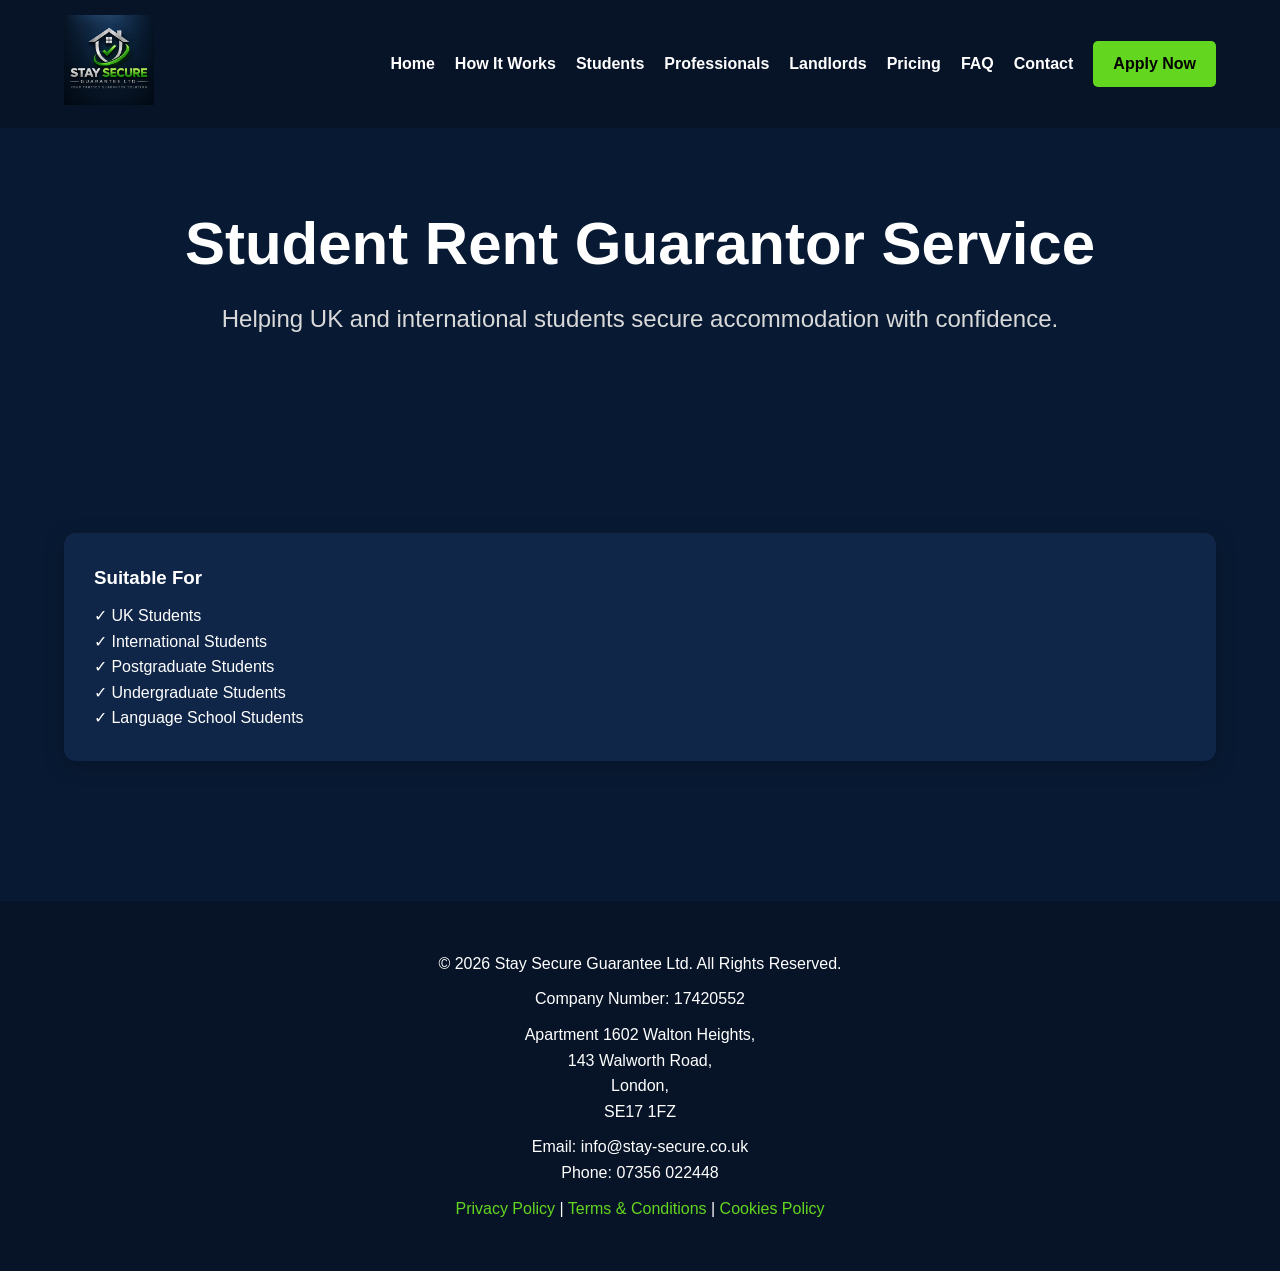
<file: students.html>
<!DOCTYPE html>
<html lang="en">
<head>
    <meta charset="UTF-8">
    <meta name="viewport" content="width=device-width, initial-scale=1.0">
    <title>Students | Stay Secure Guarantee Ltd</title>
    <link rel="stylesheet" href="css/style.css">
</head>

<body>

<header>
    <div class="container">

        <div class="logo">
            <img src="images/logo.png" alt="Stay Secure Guarantee Ltd">
        </div>

        <nav>
            <a href="index.html">Home</a>
            <a href="how-it-works.html">How It Works</a>
            <a href="students.html">Students</a>
            <a href="professionals.html">Professionals</a>
            <a href="landlords.html">Landlords</a>
            <a href="pricing.html">Pricing</a>
            <a href="faq.html">FAQ</a>
            <a href="contact.html">Contact</a>
            <a href="apply.html" class="apply-btn">Apply Now</a>
        </nav>

    </div>
</header>

<section class="hero">
    <div class="container">

        <h1>Student Rent Guarantor Service</h1>

        <p>
            Helping UK and international students secure accommodation with confidence.
        </p>

    </div>
</section>

<section class="features">
    <div class="container">

        <div class="card">

            <h3>Suitable For</h3>

            <p>
                ✓ UK Students<br>
                ✓ International Students<br>
                ✓ Postgraduate Students<br>
                ✓ Undergraduate Students<br>
                ✓ Language School Students
            </p>

        </div>

    </div>
</section>

<footer>
    <div class="container">

        <p>© 2026 Stay Secure Guarantee Ltd. All Rights Reserved.</p>

        <p>Company Number: 17420552</p>

        <p>
            Apartment 1602 Walton Heights,<br>
            143 Walworth Road,<br>
            London,<br>
            SE17 1FZ
        </p>

        <p>
            Email: info@stay-secure.co.uk<br>
            Phone: 07356 022448
        </p>

        <p>
            <a href="privacy.html">Privacy Policy</a> |
            <a href="terms.html">Terms & Conditions</a> |
            <a href="cookies.html">Cookies Policy</a>
        </p>

    </div>
</footer>

</body>
</html>
</file>
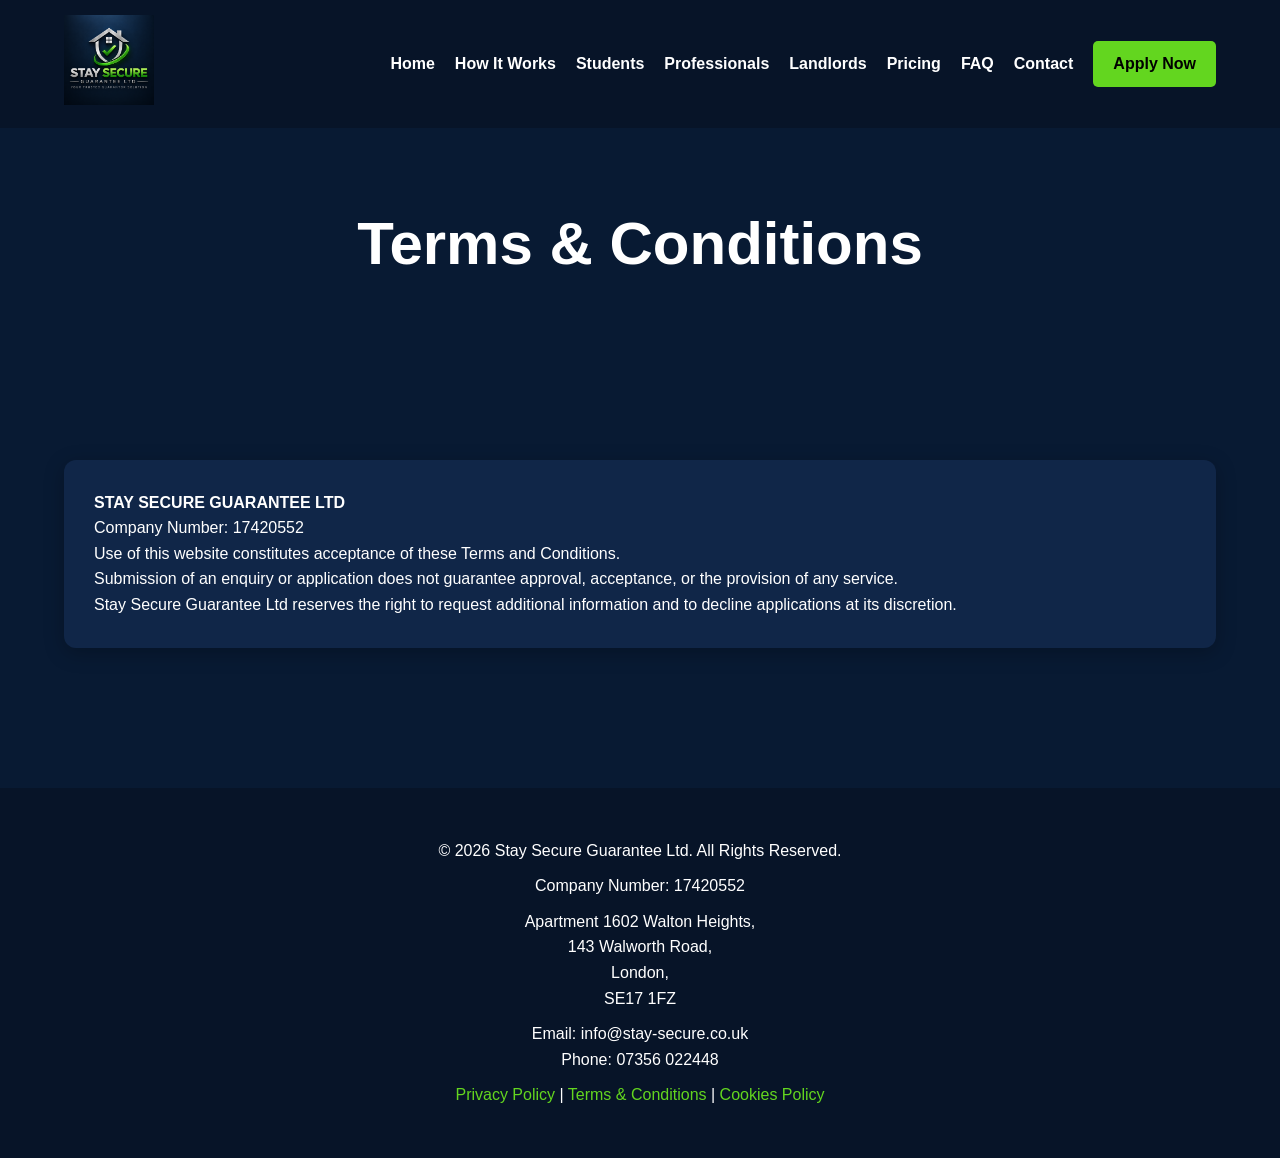
<file: terms.html>
<!DOCTYPE html>
<html lang="en">
<head>
    <meta charset="UTF-8">
    <meta name="viewport" content="width=device-width, initial-scale=1.0">
    <title>Terms & Conditions | Stay Secure Guarantee Ltd</title>
    <link rel="stylesheet" href="css/style.css">
</head>

<body>

<header>
    <div class="container">

        <div class="logo">
            <img src="images/logo.png" alt="Stay Secure Guarantee Ltd">
        </div>

        <nav>
            <a href="index.html">Home</a>
            <a href="how-it-works.html">How It Works</a>
            <a href="students.html">Students</a>
            <a href="professionals.html">Professionals</a>
            <a href="landlords.html">Landlords</a>
            <a href="pricing.html">Pricing</a>
            <a href="faq.html">FAQ</a>
            <a href="contact.html">Contact</a>
            <a href="apply.html" class="apply-btn">Apply Now</a>
        </nav>

    </div>
</header>

<section class="hero">
    <div class="container">
        <h1>Terms & Conditions</h1>
    </div>
</section>

<section class="features">
    <div class="container">

        <div class="card">

            <p>
                <strong>STAY SECURE GUARANTEE LTD</strong><br>
                Company Number: 17420552
            </p>

            <p>
                Use of this website constitutes acceptance of these Terms and Conditions.
            </p>

            <p>
                Submission of an enquiry or application does not guarantee approval,
                acceptance, or the provision of any service.
            </p>

            <p>
                Stay Secure Guarantee Ltd reserves the right to request additional
                information and to decline applications at its discretion.
            </p>

        </div>

    </div>
</section>

<footer>
    <div class="container">

        <p>© 2026 Stay Secure Guarantee Ltd. All Rights Reserved.</p>

        <p>Company Number: 17420552</p>

        <p>
            Apartment 1602 Walton Heights,<br>
            143 Walworth Road,<br>
            London,<br>
            SE17 1FZ
        </p>

        <p>
            Email: info@stay-secure.co.uk<br>
            Phone: 07356 022448
        </p>

        <p>
            <a href="privacy.html">Privacy Policy</a> |
            <a href="terms.html">Terms & Conditions</a> |
            <a href="cookies.html">Cookies Policy</a>
        </p>

    </div>
</footer>

</body>
</html>
</file>
<file: css/style.css>
*{
    margin:0;
    padding:0;
    box-sizing:border-box;
    font-family:Arial, sans-serif;
}

body{
    background:#081A33;
    color:#ffffff;
    line-height:1.6;
}

.container{
    width:90%;
    max-width:1200px;
    margin:auto;
}

/* HEADER */

header{
    background:#071428;
    padding:15px 0;
}

header .container{
    display:flex;
    justify-content:space-between;
    align-items:center;
    flex-wrap:wrap;
}

.logo img{
    height:90px;
}

nav{
    display:flex;
    align-items:center;
    gap:20px;
    flex-wrap:wrap;
}

nav a{
    color:#ffffff;
    text-decoration:none;
    font-weight:600;
    transition:0.3s;
}

nav a:hover{
    color:#63D61F;
}

.apply-btn{
    background:#63D61F;
    color:#000000 !important;
    padding:10px 20px;
    border-radius:5px;
    font-weight:bold;
}

.apply-btn:hover{
    background:#7CF22D;
}

/* HERO */

.hero{
    padding:80px 20px;
    text-align:center;
}

.hero h1{
    font-size:60px;
    margin-bottom:20px;
    line-height:1.2;
}

.hero p{
    font-size:24px;
    max-width:850px;
    margin:0 auto 35px;
    color:#d9d9d9;
}

.btn{
    display:inline-block;
    background:#63D61F;
    color:#000;
    text-decoration:none;
    padding:15px 30px;
    border-radius:6px;
    font-weight:bold;
    transition:0.3s;
}

.btn:hover{
    background:#7CF22D;
    transform:translateY(-2px);
}

/* FEATURES */

.features{
    padding:80px 0;
}

.features h2{
    text-align:center;
    margin-bottom:40px;
}

.cards{
    display:grid;
    grid-template-columns:repeat(auto-fit,minmax(250px,1fr));
    gap:25px;
}

.card{
    background:#102648;
    padding:30px;
    border-radius:12px;
    box-shadow:0 5px 20px rgba(0,0,0,0.25);
    transition:0.3s;
}

.card:hover{
    transform:translateY(-5px);
}

.card h3{
    margin-bottom:10px;
}

/* PASSPORT */

.passport{
    padding:80px 0;
    text-align:center;
}

.passport h2{
    margin-bottom:20px;
}

/* CTA */

.cta{
    padding:80px 0;
    text-align:center;
}

.cta h2{
    margin-bottom:25px;
}

/* FOOTER */

footer{
    background:#071428;
    padding:40px 20px;
    text-align:center;
    margin-top:60px;
}

footer p{
    margin:10px 0;
}

footer a{
    color:#63D61F;
    text-decoration:none;
}

footer a:hover{
    text-decoration:underline;
}

/* MOBILE */

@media (max-width:768px){

    header .container{
        flex-direction:column;
    }

    .logo img{
        height:80px;
        margin-bottom:15px;
    }

    nav{
        justify-content:center;
        gap:12px;
    }

    .hero h1{
        font-size:38px;
    }

    .hero p{
        font-size:18px;
    }

    .cards{
        grid-template-columns:1fr;
    }
}
</file>
